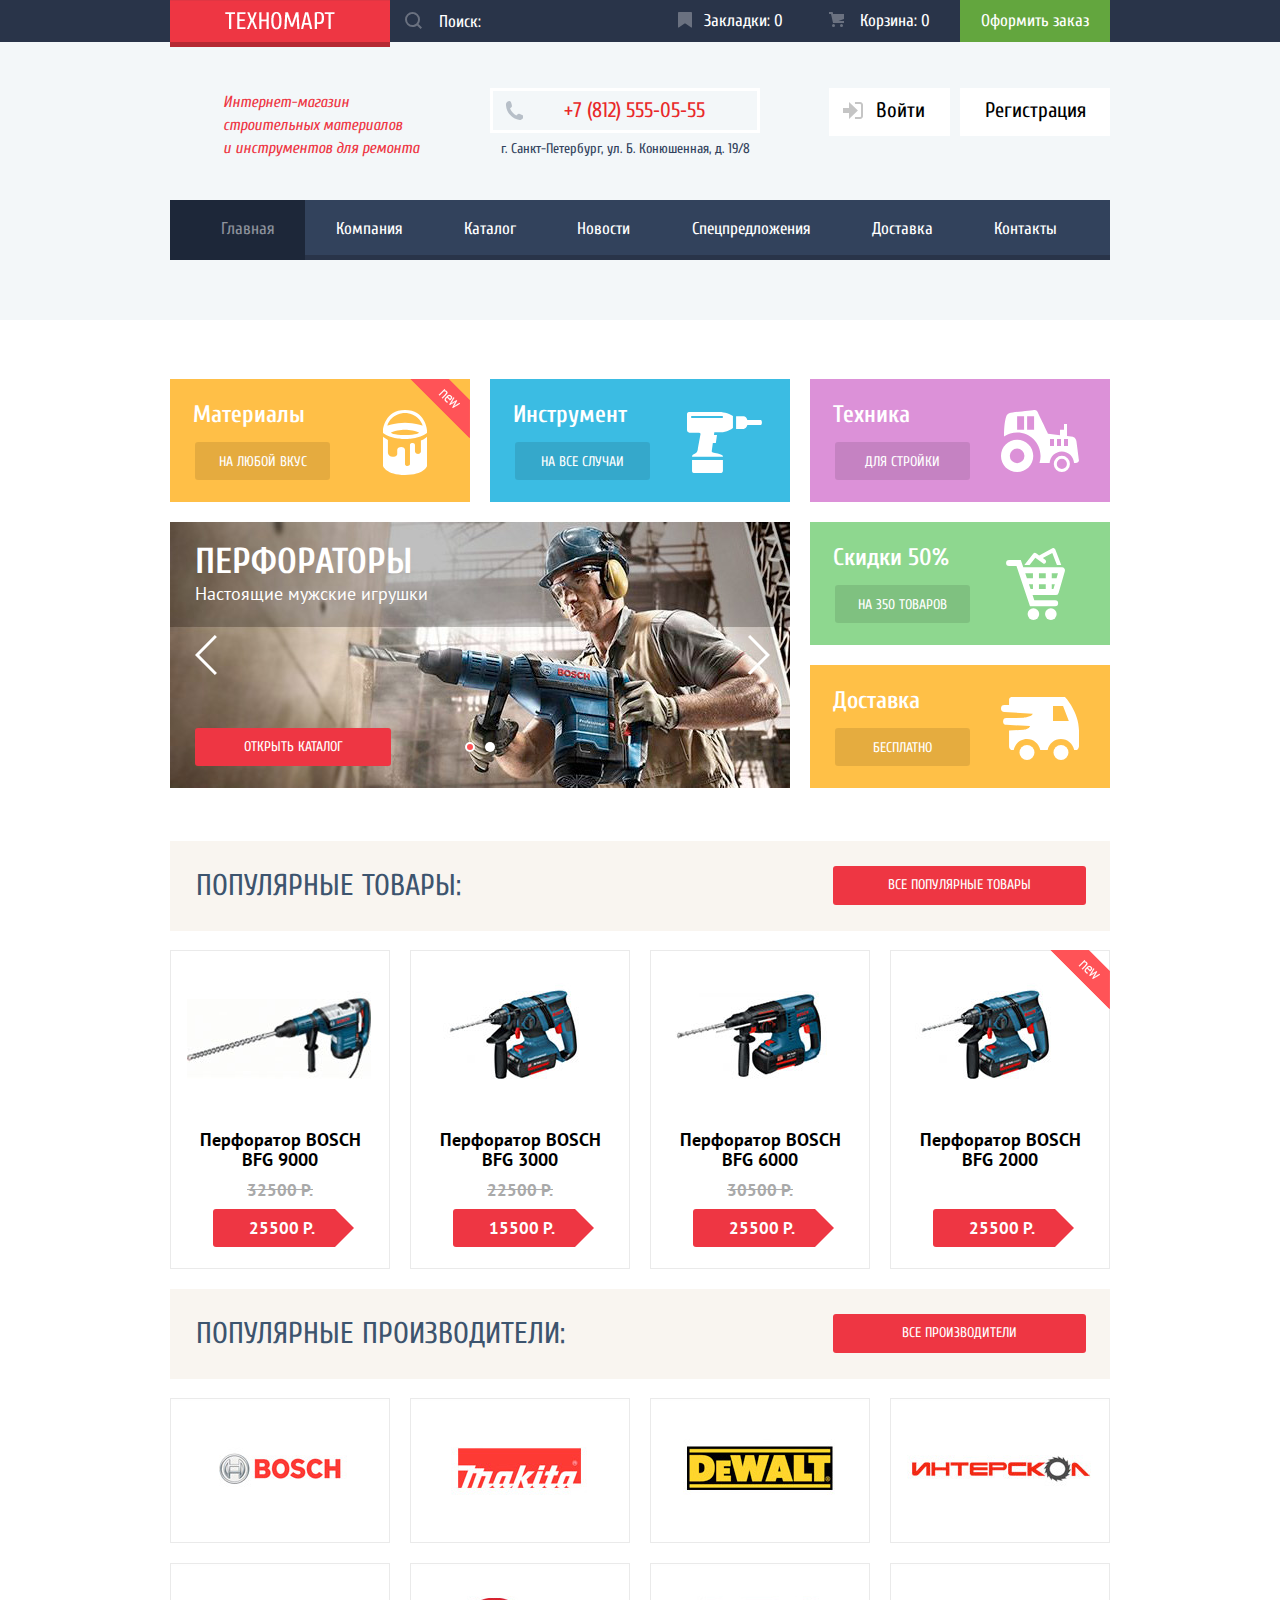
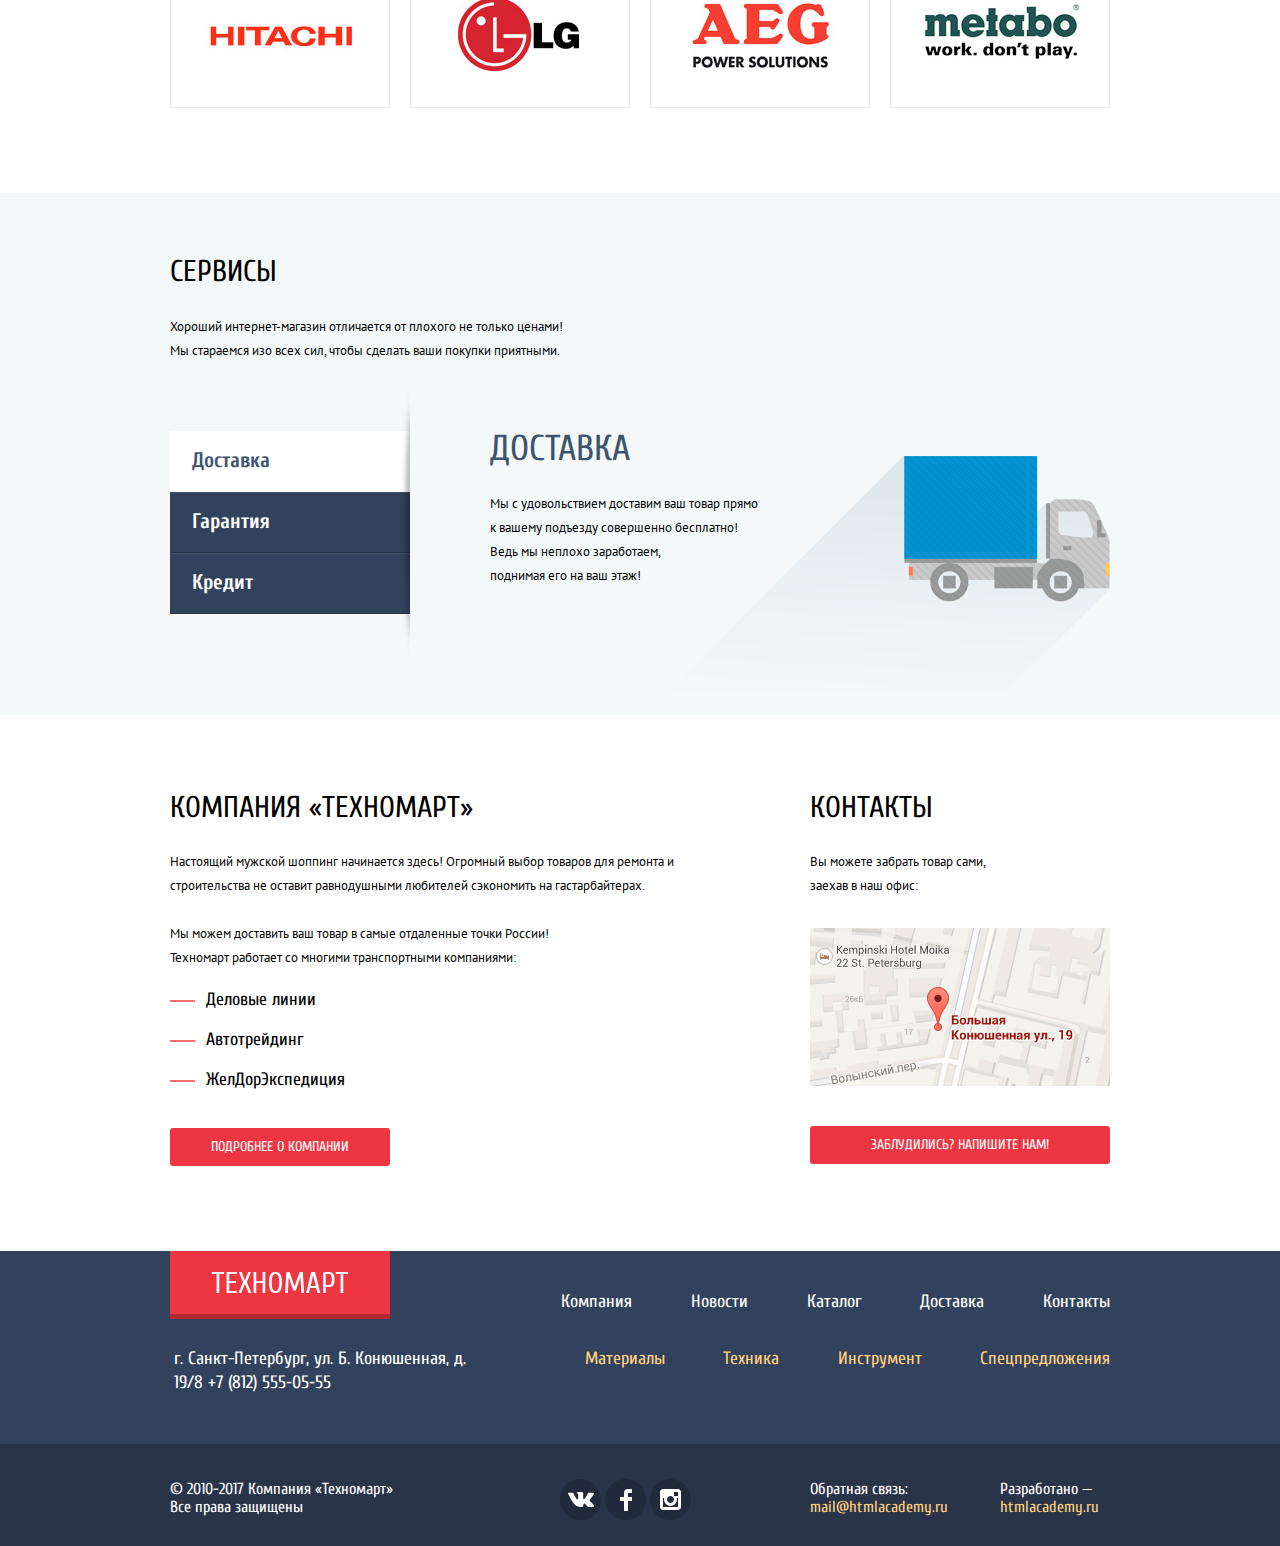
<file: index.html>
<!DOCTYPE html>
<html lang="ru">
  <head>
    <meta charset="utf-8">
    <title>Техномарт</title>
    <link href="https://fonts.googleapis.com/css?family=Cuprum:400,400i,700&amp;subset=cyrillic" rel="stylesheet">
    <link href="https://fonts.googleapis.com/css?family=PT+Sans:400,400i,700&amp;subset=cyrillic" rel="stylesheet">
    <link href="css/normalize.css" rel="stylesheet">
    <link href="css/style.min.css" rel="stylesheet">
  </head>
  <body>
    <header class="main-header">
      <div class="main-header-top">
        <div class="container">
          <div class="main-header-top-wrapper">
            <a class="main-header-logo">
              <img src="img/logo.png" width="110" height="18" alt="Техномарт">
            </a>
            <form action="https://echo.htmlacademy.ru/" method="get" class="search">
              <label for="search" class="visually-hidden">Поиск</label>
              <input type="search" id="search" name="search" placeholder="Поиск:">
            </form>
            <div class="user-menu">
              <a href="#">Закладки: <span>0</span></a>
              <a href="#">Корзина: <span>0</span></a>
              <a href="#" class="order">Оформить заказ</a>
            </div>
          </div>
        </div>
      </div>
      <div class="container main-header-content">
        <p>Интернет-магазин строительных материалов
          и&nbsp;инструментов для ремонта
        </p>
        <address class="header-address">
          <a href="tel:+78125550555">+7&nbsp;(812)&nbsp;555&#8209;05&#8209;55</a>
          <p>г. Санкт-Петербург, ул. Б. Конюшенная, д. 19/8</p>
        </address>
        <div class="user-login">
          <a href="#">Войти</a>
          <a href="#">Регистрация</a>
        </div>
      </div>
      <div class="container">
        <nav class="main-navigation">
          <ul>
            <li class="navigation-item"><a class="active">Главная</a></li>
            <li class="navigation-item"><a href="#">Компания</a></li>
            <li class="navigation-item"><a href="catalog.html">Каталог</a></li>
            <li class="navigation-item"><a href="#">Новости</a></li>
            <li class="navigation-item"><a href="#">Спецпредложения</a></li>
            <li class="navigation-item"><a href="#">Доставка</a></li>
            <li class="navigation-item"><a href="#">Контакты</a></li>
          </ul>
        </nav>
      </div>
    </header>
    <main>
      <h1 class="visually-hidden">Техномарт</h1>
      <section class="container promo">
        <h2 class="visually-hidden">Промо</h2>
        <ul class="promo-list-catalog">
          <li class="promo-item promo-item-gold">
            <div class="flag-new">
              <span class="visually-hidden">Новинка!</span>
            </div>
            <h3>Материалы</h3>
            <a href="#" class="button-promo">На любой вкус</a>
          </li>
          <li class="promo-item promo-item-blue">
            <h3>Инструмент</h3>
            <a href="#" class="button-promo">На все случаи</a>
          </li>
          <li class="promo-item promo-item-violet">
            <h3>Техника</h3>
            <a href="#" class="button-promo">Для стройки</a>
          </li>
        </ul>
        <div class="promo-wrapper">
          <article class="promo-slider">
            <input type="radio" class="btn-1" id="btn-1" name="toggle" checked>
            <input type="radio" class="btn-2" id="btn-2" name="toggle">
            <div class="slider-controls">
              <label for="btn-1"></label>
              <label for="btn-2"></label>
            </div>
            <section class="promo-slider-item first-item">
              <h3>Перфораторы</h3>
              <p>Настоящие мужские игрушки</p>
            </section>
            <section class="promo-slider-item second-item">
              <h3>Дрели</h3>
              <p>Соседям на радость!</p>
            </section>
            <a href="catalog.html" class="button button-promo-slider">Открыть каталог</a>
            <button class="slide slide-left" type="button"><span class="visually-hidden">Назад</span></button>
            <button class="slide slide-right" type="button"><span class="visually-hidden">Вперёд</span></button>
          </article>
          <ul class="promo-list-features">
            <li class="promo-item promo-item-green">
              <h3>Скидки 50%</h3>
              <a href="#" class="button-promo">На 350 товаров</a>
            </li>
            <li class="promo-item promo-item-yellow">
              <h3>Доставка</h3>
              <a href="#" class="button-promo">Бесплатно</a>
            </li>
          </ul>
        </div>
      </section>
      <section class="container products products-index">
        <div class="title">
          <h2>Популярные товары:</h2>
          <a href="#" class="button button-products">Все популярные товары</a>
        </div>
        <ul class="popular-list">
          <li>
            <article class="products-item">
              <div class="image">
                <img src="img/perforator-bosh-bfg-9000.jpg" width="218" height="160" alt="Перфоратор BOSCH BFG 9000">
              </div>
              <h3><a href="#">Перфоратор BOSCH BFG 9000</a></h3>
              <p class="products-old-price">32500 Р.</p>
              <p class="products-price">25500 Р.</p>
              <section class="hover-buttons">
                <button class="button button-products button-buy" type="button">Купить</button>
                <button class="button button-products button-bookmark" type="button">В закладки</button>
              </section>
            </article>
          </li>
          <li>
            <article class="products-item">
              <div class="image">              
                <img src="img/perforator-bosh-bfg-3000.jpg" width="218" height="160" alt="Перфоратор BOSCH BFG 3000">
              </div>
              <h3><a href="#">Перфоратор BOSCH BFG 3000</a></h3>
              <p class="products-old-price">22500 Р.</p>
              <p class="products-price">15500 Р.</p>
              <section class="hover-buttons">
                <button class="button button-products button-buy" type="button">Купить</button>
                <button class="button button-products button-bookmark" type="button">В закладки</button>
              </section>
            </article>
          </li>
          <li>
            <article class="products-item">
              <div class="image"> 
                <img src="img/perforator-bosh-bfg-6000.jpg" width="218" height="160" alt="Перфоратор BOSCH BFG 6000">
              </div>
              <h3><a href="#">Перфоратор BOSCH BFG 6000</a></h3>
              <p class="products-old-price">30500 Р.</p>
              <p class="products-price">25500 Р.</p>
              <section class="hover-buttons">
                <button class="button button-products button-buy" type="button">Купить</button>
                <button class="button button-products button-bookmark" type="button">В закладки</button>
              </section>
            </article>
          </li>
          <li>
            <article class="products-item">
              <div class="flag-new">
                <span class="visually-hidden">Новинка!</span>
              </div>
              <div class="image"> 
                <img src="img/perforator-bosh-bfg-2000.jpg" width="218" height="160" alt="Перфоратор BOSCH BFG 2000">
              </div>
              <h3><a href="#">Перфоратор BOSCH BFG 2000</a></h3>
              <p class="products-old-price no-price"></p>
              <p class="products-price">25500 Р.</p>
              <section class="hover-buttons">
                <button class="button button-products button-buy" type="button">Купить</button>
                <button class="button button-products button-bookmark" type="button">В закладки</button>
              </section>
            </article>
          </li>
        </ul>
      </section>
      <section class="container brands">
        <div class="title">
          <h2>Популярные производители:</h2>
          <a href="catalog.html/brands" class="button button-products">Все производители</a>
        </div>
        <ul class="brands-list">
          <li>
            <a href="#" class="brans-item"><img src="img/logo-bosch.jpg" width="218" height="143" alt="BOSCH"></a>
          </li>
          <li>
            <a href="#" class="brans-item"><img src="img/logo-makita.jpg" width="218" height="143" alt="Makita"></a>
          </li>
          <li>
            <a href="#" class="brans-item"><img src="img/logo-dewalt.jpg" width="218" height="143" alt="DeWALT"></a>
          </li>
          <li>
            <a href="#" class="brans-item"><img src="img/logo-interskol.jpg" width="218" height="143" alt="Интерскол"></a>
          </li>
          <li>
            <a href="#" class="brans-item"><img src="img/logo-hitachi.jpg" width="218" height="143" alt="HITACHI"></a>
          </li>
          <li>
            <a href="#" class="brans-item"><img src="img/logo-lg.jpg" width="218" height="143" alt="LG"></a>
          </li>
          <li>
            <a href="#" class="brans-item"><img src="img/logo-aeg.jpg" width="218" height="143" alt="AEG"></a>
          </li>
          <li>
            <a href="#" class="brans-item"><img src="img/logo-metabo.jpg" width="218" height="143" alt="Metabo"></a>
          </li>
        </ul>
      </section>
      <section class="services">
        <div class="container">
          <h2>Сервисы</h2>
          <p>Хороший интернет-магазин отличается от плохого не только ценами!</p>
          <p>Мы стараемся изо всех сил, чтобы сделать ваши покупки приятными.</p>
          <div class="slider-services">
            <input type="radio" class="services-btn-1" id="services-btn-1" name="services-toggle" checked>
            <input type="radio" class="services-btn-2" id="services-btn-2" name="services-toggle">
            <input type="radio" class="services-btn-3" id="services-btn-3" name="services-toggle">
            <ul class="slider-buttons">
              <li><label for="services-btn-1">Доставка</label></li>
              <li><label for="services-btn-2">Гарантия</label></li>
              <li><label for="services-btn-3">Кредит</label></li>
            </ul>
            <div class="services-slides">
              <div class="services-item delivery">
                <h2>Доставка</h2>
                <p>Мы с удовольствием доставим ваш товар прямо<br>
                  к вашему подъезду совершенно бесплатно!</p>
                <p>Ведь мы неплохо заработаем,<br>
                  поднимая его на ваш этаж!
                </p>
              </div>
              <div class="services-item warranty">
                <h2>Гарантия</h2>
                <p>Если купленный у нас товар поломается или заискрит,<br>
                  а также в случае пожара, спровоцированного его возгоранием, вы всегда можете быть уверены в нашей гарантии. Мы обменяем сгоревший товар на новый.
                  <br>
                  Дом уж восстановите как-нибудь сами.
                </p>
              </div>
              <div class="services-item credit">
                <h2>Кредит</h2>
                <p>Залезть в долговую яму стало проще!<br>
                  Кредитные консультанты придут вам на помощь.
                </p>
                <a href="#" class="button button-credit">Отправить заявку</a>
              </div>
            </div>
          </div>
        </div>
      </section>
      <div class="container about-contacts">
        <section class="about">
          <h2>Компания «Техномарт»</h2>
          <p>Настоящий мужской шоппинг начинается здесь! Огромный выбор товаров для ремонта и строительства не оставит равнодушными любителей сэкономить на гастарбайтерах.</p>
          <p>Мы можем доставить ваш товар в самые отдаленные точки России!</p>
          <p>Техномарт работает со многими транспортными компаниями:</p>
          <ul>
            <li>Деловые линии</li>
            <li>Автотрейдинг</li>
            <li>ЖелДорЭкспедиция</li>
          </ul>
          <a href="#" class="button button-about">Подробнее о компании</a>
        </section>
        <section class="contacts">
          <h2>Контакты</h2>
          <p>Вы можете забрать товар сами,
            заехав в наш офис:
          </p>
          <a href="https://www.google.ru/maps/place/%D0%91%D0%BE%D0%BB%D1%8C%D1%88%D0%B0%D1%8F+%D0%9A%D0%BE%D0%BD%D1%8E%D1%88%D0%B5%D0%BD%D0%BD%D0%B0%D1%8F+%D1%83%D0%BB.,+19,+%D0%A1%D0%B0%D0%BD%D0%BA%D1%82-%D0%9F%D0%B5%D1%82%D0%B5%D1%80%D0%B1%D1%83%D1%80%D0%B3,+191186/@59.9389086,30.3186695,16z/data=!4m5!3m4!1s0x4696310fca5ba729:0xea9c53d4493c879f!8m2!3d59.9387942!4d30.3230833" target=_blank class="map"><img src="img/map.png" width="300" height="158" alt="г. Санкт-Петербург, ул. Б. Конюшенная, д. 19/8"></a>
          <a href="message.html" class="button button-write-us">Заблудились? Напишите нам!</a>
        </section>
      </div>
    </main>
    <footer class="main-footer">
      <div class="main-footer-top">
        <div class="container">
          <div class="main-footer-top-wrapper">
            <a class="main-footer-logo">
            <img src="img/logo-footer.png" width="138" height="21" alt="Техномарт">
            </a>
            <ul class="main-footer-navigation">
              <li class="footer-navigation-item"><a href="company.html">Компания</a></li>
              <li class="footer-navigation-item"><a href="news.html">Новости</a></li>
              <li class="footer-navigation-item"><a href="catalog.html">Каталог</a></li>
              <li class="footer-navigation-item"><a href="delivery.html">Доставка</a></li>
              <li class="footer-navigation-item"><a href="contacts.html">Контакты</a></li>
            </ul>
          </div>
          <div class="main-footer-top-wrapper">
            <address class="main-footer-address">г. Санкт-Петербург, ул. Б. Конюшенная, д. 19/8
              <a href="tel:+78125550555">+7&nbsp;(812)&nbsp;555&#8209;05&#8209;55</a>
            </address>
            <ul class="catalog-navigation">
              <li class="footer-navigation-item"><a href="catalog.html/materials">Материалы</a></li>
              <li class="footer-navigation-item"><a href="catalog.html/technic">Техника</a></li>
              <li class="footer-navigation-item"><a href="catalog.html/tools">Инструмент</a></li>
              <li class="footer-navigation-item"><a href="catalog.html/sale">Спецпредложения</a></li>
            </ul>
          </div>
        </div>
      </div>
      <div class="main-footer-bottom">
        <div class="container">
          <p class="copyright">© 2010-2017 Компания «Техномарт»
            Все права защищены
          </p>
          <ul class="footer-social">
            <li><a class="social-button vk" href="#"><span class="visually-hidden">Вконтакте</span></a></li>
            <li><a class="social-button fb" href="#"><span class="visually-hidden">Фейсбук</span></a></li>
            <li><a class="social-button ig" href="#"><span class="visually-hidden">Инстаграм</span></a></li>
          </ul>
          <section class="developer">
            <p>Обратная связь:
              <a href="mailto:mail@htmlacademy.ru">mail@htmlacademy.ru</a>
            </p>
            <p>Разработано —
              <a href="https://htmlacademy.ru/intensive/htmlcss" target=«_blank>htmlacademy.ru</a>
            </p>
          </section>
        </div>
      </div>
    </footer>
    <div class="modal modal-write-us">
      <button class="modal-close" type="button"><span class="visually-hidden">Закрыть</span></button>
      <form class="write-us-form" action="https://echo.htmlacademy.ru/" method="post">
        <div class="write-us-form-wrapper">
          <div>
            <label for="name">Ваше имя:</label>
            <input type="text" name="name" id="name" placeholder="Представьтесь, пожалуйста" required>
          </div>
          <div>
            <label for="e-mail">Ваш e-mail:</label>
            <input type="text" name="e-mail" id="e-mail" placeholder="Для отравки ответа" required>
          </div>
          <div>
            <label for="text">Текст письма:</label>
            <textarea id="text" rows="4" placeholder="В свободной форме" required></textarea>
          </div>
        </div>
        <button class="button button-appointment" type="submit">Отправить</button>
      </form>
    </div>
    <div class="modal modal-map">
      <iframe src="https://www.google.com/maps/embed?pb=!1m18!1m12!1m3!1d1998.6037999040354!2d30.322010416394033!3d59.938716271971415!2m3!1f0!2f0!3f0!3m2!1i1024!2i768!4f13.1!3m3!1m2!1s0x4696310fca5ba729%3A0xea9c53d4493c879f!2sBolshaya+Konyushennaya+ul.%2C+19%2C+Sankt-Peterburg%2C+Russia%2C+191186!5e0!3m2!1sen!2s!4v1441888483426" width="940" height="446" allowfullscreen></iframe>
      <button class="modal-close" type="button"><span class="visually-hidden">Закрыть</span></button>
    </div>
    <div class="modal modal-basket">
      <button class="modal-close" type="button"><span class="visually-hidden">Закрыть</span></button>
      <div class="text"><span></span>Товар добавлен в корзину!</div>
      <div class="modal-basket-buttons">
        <a href="#" class="button button-basket-order">Оформить заказ</a>
        <button class="button button-basket-continue" type="button">Продолжить покупки</button>
      </div>
    </div>
    <script src="js/script.min.js"> </script>
  </body>
</html>
</file>
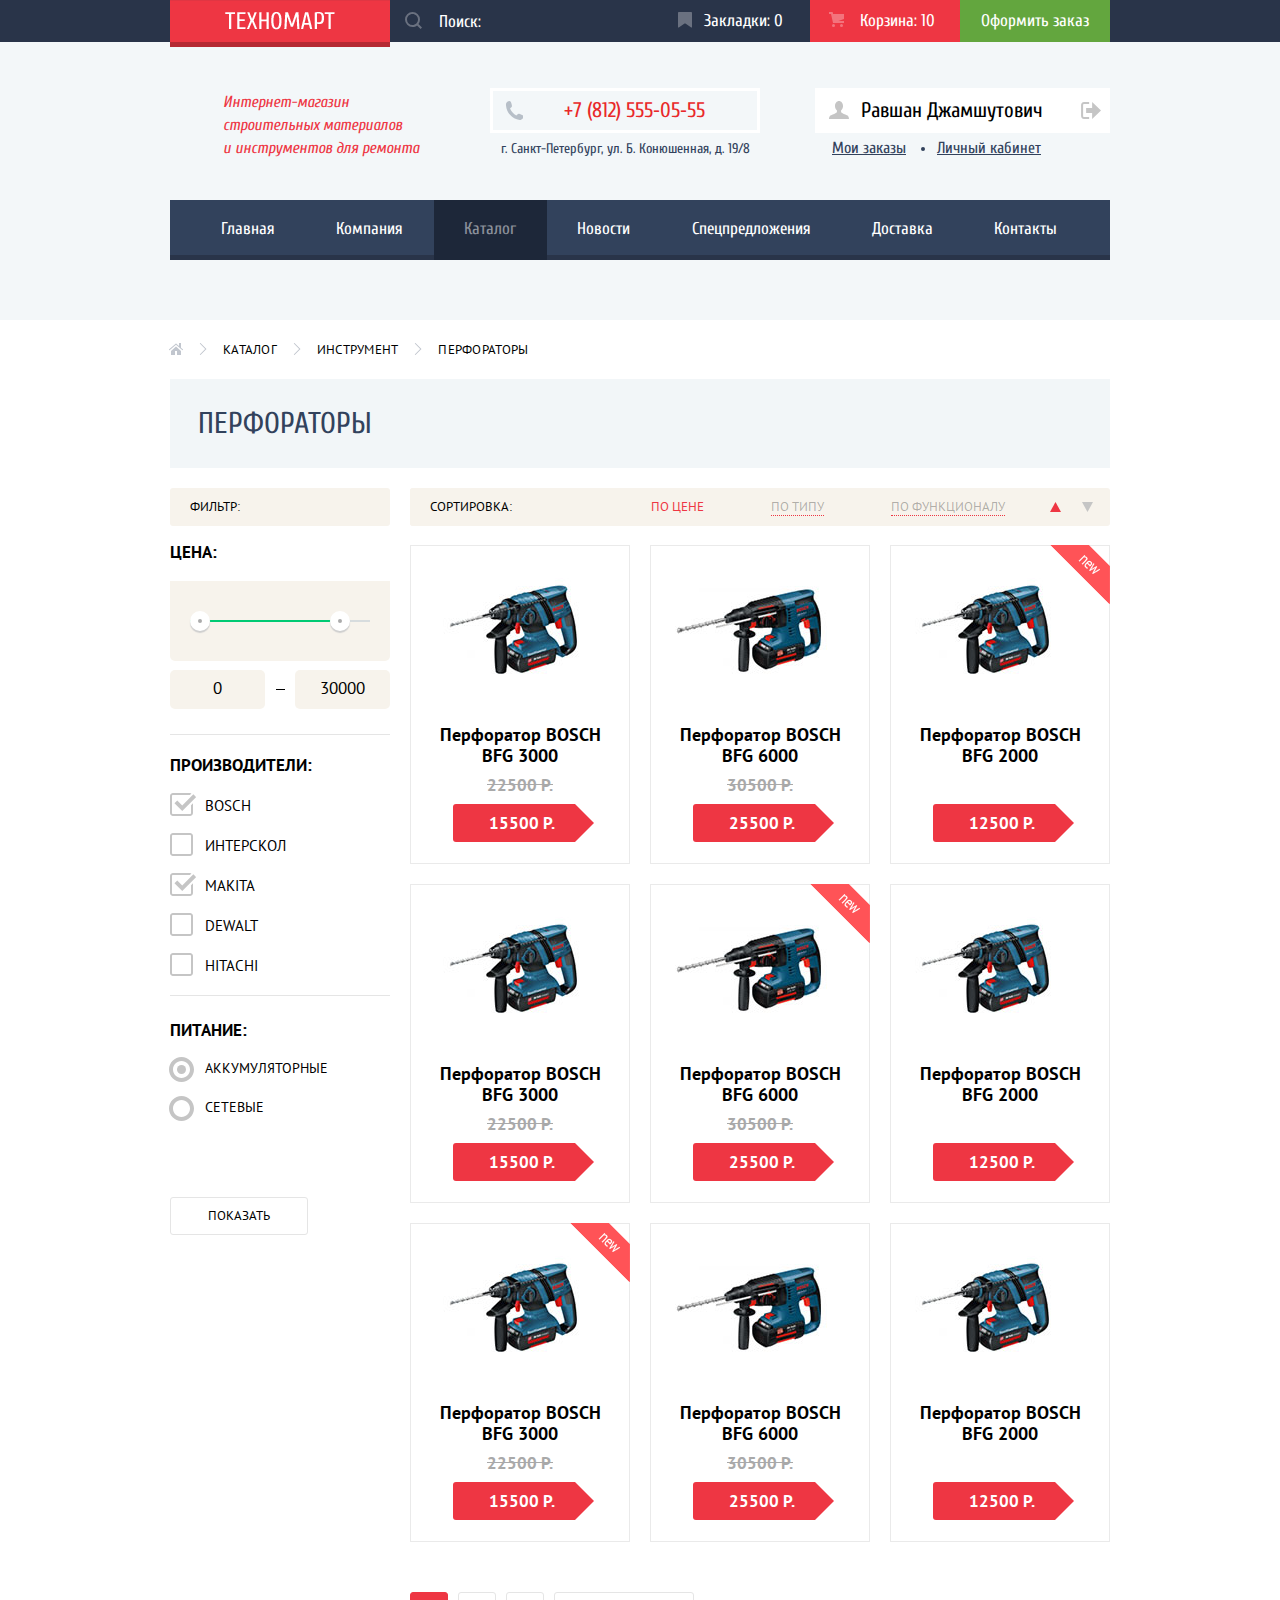
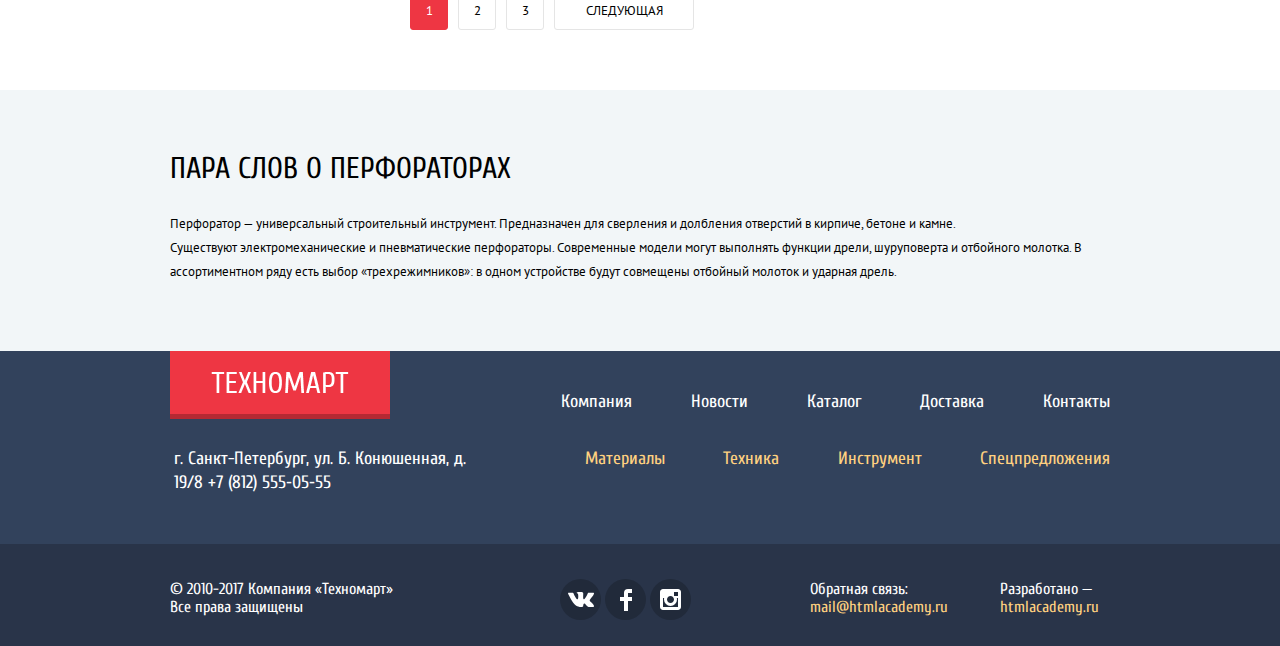
<file: catalog.html>
<!DOCTYPE html>
<html lang="ru">
  <head>
    <meta charset="utf-8">
    <title>Каталог</title>
    <link href="https://fonts.googleapis.com/css?family=Cuprum:400,400i,700&amp;subset=cyrillic" rel="stylesheet">
    <link href="https://fonts.googleapis.com/css?family=PT+Sans:400,400i,700&amp;subset=cyrillic" rel="stylesheet">
    <link href="css/normalize.css" rel="stylesheet">
    <link href="css/style.min.css" rel="stylesheet">
  </head>
  <body>
    <header class="main-header">
      <div class="main-header-top">
        <div class="container">
          <div class="main-header-top-wrapper">
            <a href="index.html" class="main-header-logo">
            <img src="img/logo.png" width="110" height="18" alt="Техномарт">
            </a>
            <form action="https://echo.htmlacademy.ru/" method="get" class="search">
              <label for="search" class="visually-hidden">Поиск</label>
              <input type="search" id="search" name="search" placeholder="Поиск:">
            </form>
            <div class="user-menu">
              <a href="#">Закладки: <span>0</span></a>
              <a href="#" class="filled">Корзина: <span>10</span></a>
              <a href="#" class="order">Оформить заказ</a>
            </div>
          </div>
        </div>
      </div>
      <div class="container main-header-content">
        <p>Интернет-магазин строительных материалов
          и&nbsp;инструментов для ремонта
        </p>
        <address class="header-address">
          <a href="tel:+78125550555">+7&nbsp;(812)&nbsp;555&#8209;05&#8209;55</a>
          <p>г. Санкт-Петербург, ул. Б. Конюшенная, д. 19/8</p>
        </address>
        <div class="user-navigation">
          <div class="autorization">
            <a href="#">Равшан Джамшутович</a>
            <a href="#"><span class="visually-hidden">Выйти</span></a>
          </div>
          <div class="profile-links">
            <a href="#">Мои заказы</a>
            <a href="#">Личный кабинет</a>
          </div>
        </div>
      </div>
      <div class="container">
        <nav class="main-navigation">
          <ul>
            <li class="navigation-item"><a href="index.html">Главная</a></li>
            <li class="navigation-item"><a href="#">Компания</a></li>
            <li class="navigation-item"><a class="active" href="catalog.html">Каталог</a></li>
            <li class="navigation-item"><a href="#">Новости</a></li>
            <li class="navigation-item"><a href="#">Спецпредложения</a></li>
            <li class="navigation-item"><a href="#">Доставка</a></li>
            <li class="navigation-item"><a href="#">Контакты</a></li>
          </ul>
        </nav>
      </div>
    </header>
    <main>
      <ol class="container breadcrumbs">
        <li><a href="index.html" class="visually-hidden">Техномарт</a></li>
        <li><a href="catalog.html">Каталог</a></li>
        <li><a href="#">Инструмент</a></li>
        <li><a>Перфораторы</a></li>
      </ol>
      <section class="perforators-content">
        <div class="container">
          <h1>Перфораторы</h1>
        </div>
        <div class="container main-content-wrapper">
          <form action="https://echo.htmlacademy.ru/" method="get" class="filters">
            <h3>Фильтр:</h3>
            <fieldset class="price-filter">
              <legend>Цена:</legend>
              <div class="range-filter">
                <div class="range-controls">
                  <div class="scale">
                    <div class="bar"></div>
                  </div>
                  <div class="toggle toggle-min"></div>
                  <div class="toggle toggle-max"></div>
                </div>
                <div class="price-controls">
                  <label class="min-price"><input name="min-price" type="number" value="0"></label>
                  <label class="max-price"><input name="max-price" type="number" value="30000"></label>
                </div>
              </div>
            </fieldset>
            <fieldset class="brands-filter">
              <legend>Производители:</legend>
              <div class="brands-filter-item">
                <input id="bosch-filter" type="checkbox" name="Bosch" class="brands-filter-checkbox visually-hidden" checked>
                <label class="brands-label" for="bosch-filter">Bosch</label>
              </div>
              <div class="brands-filter-item">
                <input id="interskol-filter" type="checkbox" name="Interskol" class="brands-filter-checkbox visually-hidden">
                <label class="brands-label" for="interskol-filter">Интерскол</label>
              </div>
              <div class="brands-filter-item">
                <input id="makita-filter" type="checkbox" name="Makita" class="brands-filter-checkbox visually-hidden" checked>
                <label class="brands-label" for="makita-filter">Makita</label>
              </div>
              <div class="brands-filter-item">
                <input id="dewalt-filter" type="checkbox" name="Dewalt" class="brands-filter-checkbox visually-hidden">
                <label class="brands-label" for="dewalt-filter">Dewalt</label>
              </div>
              <div class="brands-filter-item">
                <input id="hitachi-filter" type="checkbox" name="Hitachi" class="brands-filter-checkbox visually-hidden"> 
                <label class="brands-label" for="hitachi-filter">Hitachi</label>
              </div>
            </fieldset>
            <fieldset class="power-filter">
              <legend>Питание:</legend>
              <div class="power-filter-item">
                <input class="power-radio visually-hidden" type="radio" id="accum" name="power" value="p" checked>
                <label for="accum" class="power-label">Аккумуляторные</label>
              </div>
              <div class="power-filter-item">
                <input class="power-radio visually-hidden" type="radio" id="cable" name="power" value="p">
                <label for="cable" class="power-label">Сетевые</label>
              </div>
            </fieldset>
            <button class="button button-filter" type="submit">Показать</button>
          </form>
          <div class="perforators-main-content">
            <section class="products">
              <h2 class="visually-hidden">Товары:</h2>
              <section class="sorting">
                <h3>Сортировка:</h3>
                <ul class="sorting-parameter">
                  <li><a class="active">По цене</a></li>
                  <li><a href="#">По типу</a></li>
                  <li><a href="#">По функционалу</a></li>
                </ul>
                <ul class="order">
                  <li>
                    <a href="#" class="up active"><span class="visually-hidden">По возрастанию</span></a>
                  </li>
                  <li>
                    <a href="#" class="down"><span class="visually-hidden">По убыванию</span></a>
                  </li>
                </ul>
              </section>
              <ul class="products-list">
                <li>
                  <article class="products-item">
                    <div class="image"> 
                      <img src="img/perforator-bosh-bfg-3000.jpg" width="218" height="160" alt="Перфоратор BOSCH BFG 3000">
                    </div>
                    <h3><a href="#">Перфоратор BOSCH BFG 3000</a></h3>
                    <p class="products-old-price">22500 Р.</p>
                    <p class="products-price">15500 Р.</p>
                    <section class="hover-buttons">
                      <button class="button button-products button-buy" type="button">Купить</button>
                      <button class="button button-products button-bookmark" type="button">В закладки</button>
                    </section>
                  </article>
                </li>
                <li>
                  <article class="products-item">
                    <div class="image"> 
                      <img src="img/perforator-bosh-bfg-6000.jpg" width="218" height="160" alt="Перфоратор BOSCH BFG 6000">
                    </div>
                    <h3><a href="#">Перфоратор BOSCH BFG 6000</a></h3>
                    <p class="products-old-price">30500 Р.</p>
                    <p class="products-price">25500 Р.</p>
                    <section class="hover-buttons">
                      <button class="button button-products button-buy" type="button">Купить</button>
                      <button class="button button-products button-bookmark" type="button">В закладки</button>
                    </section>
                  </article>
                </li>
                <li>
                  <article class="products-item">
                    <div class="flag-new">
                      <span class="visually-hidden">Новинка!</span>
                    </div>
                    <div class="image"> 
                      <img src="img/perforator-bosh-bfg-2000.jpg" width="218" height="160" alt="Перфоратор BOSCH BFG 2000">
                    </div>
                    <h3><a href="#">Перфоратор BOSCH BFG 2000</a></h3>
                    <p class="products-old-price no-price"></p>
                    <p class="products-price">12500 Р.</p>
                    <section class="hover-buttons">
                      <button class="button button-products button-buy" type="button">Купить</button>
                      <button class="button button-products button-bookmark" type="button">В закладки</button>
                    </section>
                  </article>
                </li>
                <li>
                  <article class="products-item">
                    <div class="image"> 
                      <img src="img/perforator-bosh-bfg-3000.jpg" width="218" height="160" alt="Перфоратор BOSCH BFG 3000">
                    </div>
                    <h3><a href="#">Перфоратор BOSCH BFG 3000</a></h3>
                    <p class="products-old-price">22500 Р.</p>
                    <p class="products-price">15500 Р.</p>
                    <section class="hover-buttons">
                      <button class="button button-products button-buy" type="button">Купить</button>
                      <button class="button button-products button-bookmark" type="button">В закладки</button>
                    </section>
                  </article>
                </li>
                <li>
                  <article class="products-item">
                    <div class="flag-new">
                      <span class="visually-hidden">Новинка!</span>
                    </div>
                    <div class="image"> 
                      <img src="img/perforator-bosh-bfg-6000.jpg" width="218" height="160" alt="Перфоратор BOSCH BFG 6000">
                    </div>
                    <h3><a href="#">Перфоратор BOSCH BFG 6000</a></h3>
                    <p class="products-old-price">30500 Р.</p>
                    <p class="products-price">25500 Р.</p>
                    <section class="hover-buttons">
                      <button class="button button-products button-buy" type="button">Купить</button>
                      <button class="button button-products button-bookmark" type="button">В закладки</button>
                    </section>
                  </article>
                </li>
                <li>
                  <article class="products-item">
                    <div class="image"> 
                      <img src="img/perforator-bosh-bfg-2000.jpg" width="218" height="160" alt="Перфоратор BOSCH BFG 2000">
                    </div>
                    <h3><a href="#">Перфоратор BOSCH BFG 2000</a></h3>
                    <p class="products-old-price no-price"></p>
                    <p class="products-price">12500 Р.</p>
                    <section class="hover-buttons">
                      <button class="button button-products button-buy" type="button">Купить</button>
                      <button class="button button-products button-bookmark" type="button">В закладки</button>
                    </section>
                  </article>
                </li>
                <li>
                  <article class="products-item">
                    <div class="flag-new">
                      <span class="visually-hidden">Новинка!</span>
                    </div>
                    <div class="image"> 
                      <img src="img/perforator-bosh-bfg-3000.jpg" width="218" height="160" alt="Перфоратор BOSCH BFG 3000">
                    </div>
                    <h3><a href="#">Перфоратор BOSCH BFG 3000</a></h3>
                    <p class="products-old-price">22500 Р.</p>
                    <p class="products-price">15500 Р.</p>
                    <section class="hover-buttons">
                      <button class="button button-products button-buy" type="button">Купить</button>
                      <button class="button button-products button-bookmark" type="button">В закладки</button>
                    </section>
                  </article>
                </li>
                <li>
                  <article class="products-item">
                    <div class="image"> 
                      <img src="img/perforator-bosh-bfg-6000.jpg" width="218" height="160" alt="Перфоратор BOSCH BFG 6000">
                    </div>
                    <h3><a href="#">Перфоратор BOSCH BFG 6000</a></h3>
                    <p class="products-old-price">30500 Р.</p>
                    <p class="products-price">25500 Р.</p>
                    <section class="hover-buttons">
                      <button class="button button-products button-buy" type="button">Купить</button>
                      <button class="button button-products button-bookmark" type="button">В закладки</button>
                    </section>
                  </article>
                </li>
                <li>
                  <article class="products-item">
                    <div class="image"> 
                      <img src="img/perforator-bosh-bfg-2000.jpg" width="218" height="160" alt="Перфоратор BOSCH BFG 2000">
                    </div>
                    <h3><a href="#">Перфоратор BOSCH BFG 2000</a></h3>
                    <p class="products-old-price no-price"></p>
                    <p class="products-price">12500 Р.</p>
                    <section class="hover-buttons">
                      <button class="button button-products button-buy" type="button">Купить</button>
                      <button class="button button-products button-bookmark" type="button">В закладки</button>
                    </section>
                  </article>
                </li>
              </ul>
            </section>
            <ol class="pagination">
              <li class="page"><a class="active">1</a></li>
              <li class="page"><a href="#">2</a></li>
              <li class="page"><a href="#">3</a></li>
              <li class="page"><a href="#">Следующая</a></li>
            </ol>
          </div>
        </div>
        <section class="annotation">
          <div class="container">
            <h2>Пара слов о перфораторах</h2>
            <p>Перфоратор — универсальный строительный инструмент. Предназначен для сверления и долбления отверстий в кирпиче, бетоне и камне.</p>
            <p>Существуют электромеханические и пневматические перфораторы. Современные модели могут выполнять функции дрели, шуруповерта и отбойного молотка. В ассортиментном ряду есть выбор «трехрежимников»: в одном устройстве будут совмещены отбойный молоток и ударная дрель.</p>
          </div>
        </section>
      </section>
    </main>
    <footer class="main-footer">
     <div class="main-footer-top">
        <div class="container">
          <div class="main-footer-top-wrapper">
            <a class="main-footer-logo">
            <img src="img/logo-footer.png" width="138" height="21" alt="Техномарт">
            </a>
            <ul class="main-footer-navigation">
              <li class="footer-navigation-item"><a href="#">Компания</a></li>
              <li class="footer-navigation-item"><a href="#">Новости</a></li>
              <li class="footer-navigation-item"><a href="#">Каталог</a></li>
              <li class="footer-navigation-item"><a href="#">Доставка</a></li>
              <li class="footer-navigation-item"><a href="#">Контакты</a></li>
            </ul>
          </div>
          <div class="main-footer-top-wrapper">
            <address class="main-footer-address">г. Санкт-Петербург, ул. Б. Конюшенная, д. 19/8
              <a href="tel:+78125550555">+7&nbsp;(812)&nbsp;555&#8209;05&#8209;55</a>
            </address>
            <ul class="catalog-navigation">
              <li class="footer-navigation-item"><a href="#">Материалы</a></li>
              <li class="footer-navigation-item"><a href="#">Техника</a></li>
              <li class="footer-navigation-item"><a href="#">Инструмент</a></li>
              <li class="footer-navigation-item"><a href="#">Спецпредложения</a></li>
            </ul>
          </div>
        </div>
      </div>
      <div class="main-footer-bottom">
        <div class="container">
          <p class="copyright">© 2010-2017 Компания «Техномарт»
            Все права защищены
          </p>
          <ul class="footer-social">
            <li><a class="social-button vk" href="#"><span class="visually-hidden">Вконтакте</span></a></li>
            <li><a class="social-button fb" href="#"><span class="visually-hidden">Фейсбук</span></a></li>
            <li><a class="social-button ig" href="#"><span class="visually-hidden">Инстаграм</span></a></li>
          </ul>
          <section class="developer">
            <p>Обратная связь:
              <a href="mailto:mail@htmlacademy.ru">mail@htmlacademy.ru</a>
            </p>
            <p>Разработано —
              <a href="https://htmlacademy.ru/intensive/htmlcss" target=«_blank>htmlacademy.ru</a>
            </p>
          </section>
        </div>
      </div>
    </footer>
    <div class="modal modal-basket">
      <button class="modal-close" type="button"><span class="visually-hidden">Закрыть</span></button>
      <div class="text"><span></span>Товар добавлен в корзину!</div>
      <div class="modal-basket-buttons">
        <a href="#" class="button button-basket-order">Оформить заказ</a>
        <button class="button button-basket-continue" type="button">Продолжить покупки</button>
      </div>
    </div>
    <script src="js/script.min.js"> </script>
  </body>
</html>
</file>
<file: css/style.min.css>
body{min-width:960px;margin:0;padding:0;font-family:"PT Sans","Arial",sans-serif;font-size:13px;line-height:24px;color:#000}a{text-decoration:none}img{max-width:100%;height:auto}.visually-hidden,input[type=checkbox].visually-hidden,input[type=radio].visually-hidden{position:absolute;width:1px;height:1px;margin:-1px;border:0;padding:0;white-space:nowrap;-webkit-clip-path:inset(100%);clip-path:inset(100%);clip:rect(0 0 0 0);overflow:hidden}.button{border:0;outline:0;font-family:"Cuprum","Arial",sans-serif;font-size:14px;line-height:18px;text-align:center;padding:10px 0;border-radius:3px;background-color:#ee3643}.button,.button a{color:#fff;text-transform:uppercase}.button:focus,.button:hover{background-color:#ca2c37;outline:0}.button:active{background-color:#ba2732}.main-header,.main-header-top{font-family:"Cuprum","Arial",sans-serif}.main-header{font-style:normal;background-color:#f3f7f9}.main-header-top{font-size:17px;line-height:18px;color:#fff}.main-header-top input,.main-header-top input:hover{outline:0;-webkit-appearance:none;-moz-appearance:none;appearance:none}.main-header-top input{font:inherit;-webkit-box-sizing:border-box;box-sizing:border-box;width:270px;height:42px;padding-left:49px;border:0;background-repeat:no-repeat;background-position:15px 12px;color:#fff;background-image:url(../img/icon-search.svg);background-color:#293449}.main-header-top input:hover{color:#000;background-color:#212a3a;background-image:url(../img/icon-search-hover.svg)}.main-header-top input:active,.main-header-top input:focus{color:#000;background-color:#fff;background-image:url(../img/icon-search-active.svg);-webkit-appearance:none;-moz-appearance:none;appearance:none;outline:0}.main-header-top input::-webkit-input-placeholder{color:#fff}.main-header-top input::-moz-placeholder{color:#fff;opacity:1}.main-header-top input:-ms-input-placeholder{color:#fff}.main-header ul{list-style:none;padding:0;margin:0}.main-header-top a{color:#fff}.user-menu a:focus,.user-menu a:hover{background-color:#212a3a}.user-menu a:active{background-color:#161d29;color:rgba(255,255,255,.6)}.user-menu .filled{background-color:#ee3643}.user-menu .filled:focus,.user-menu .filled:hover{background-color:#ca2c37}.user-menu .filled:active{background-color:#ba2732}.user-menu .order{background-color:#63a63e}.order a{display:block}.user-menu .order:focus,.user-menu .order:hover{background-color:#5fbb2d}.user-menu .order:active{background-color:#63a63e}.main-header p{font-size:16px;font-style:italic;line-height:23px;color:#ee3643}.header-address a{font-size:21px;line-height:18px;font-style:normal;color:#e9292a}.header-address p{font-size:14px;line-height:24px;font-style:normal;color:#32425c}.user-login a{font-size:21px;color:#000;background-color:#fff}.user-login a:focus,.user-login a:hover{color:#ee3643;outline:0}.user-login a:active{color:rgba(0,0,0,.3)}.autorization a{background-color:#fff;font-size:21px;line-height:21px;color:#000}.autorization a:focus,.autorization a:hover{outline:0}.autorization a:first-child:active{color:rgba(0,0,0,.3)}.profile-links a{font-size:16px;line-height:17px;color:#32425c;text-decoration:underline}.profile-links a:focus,.profile-links a:hover{outline:0;color:#ee3643}.profile-links a:active{color:rgba(50,66,92,.3)}.main-navigation{background-color:#32425c}.main-navigation a{font-size:17px;line-height:17px;color:#fff}.main-navigation a:focus,.main-navigation a:hover{background-color:#293449}.main-navigation .active,.main-navigation a:active{background-color:#1d2739;color:rgba(255,255,255,.5)}.promo{color:#fff;font-family:"Cuprum","Arial",sans-serif}.promo-item-gold{background-color:#ffbf47}.promo-item-blue{background-color:#3bbce3}.promo-item-violet{background-color:#dc91d8}.promo-item-green{background-color:#8ed78f}.promo-item-yellow{background-color:#ffc047}.promo-item a{background-color:rgba(0,0,0,.1)}.promo-item h3{font-size:24px;line-height:30px;font-weight:600}.promo a{color:#fff;font-size:14px;line-height:18px;text-transform:uppercase}.promo-item a:focus,.promo-item a:hover{background-color:rgba(0,0,0,.2)}.promo-item a:active{background-color:rgba(0,0,0,.3)}.promo-slider-item h3,.title h2{font-size:36px;line-height:30px;text-transform:uppercase;font-weight:700px}.promo-slider-item p{font-family:"PT Sans","Arial",sans-serif;font-size:18px;line-height:24px}.title{background-color:#f9f5f0}.title h2{font-family:"Cuprum","Arial",sans-serif;font-weight:400;font-size:30px;color:#3d546e}.popular-list{list-style:none;padding:0;margin:0;display:-webkit-box;display:-ms-flexbox;display:flex;-ms-flex-wrap:wrap;flex-wrap:wrap;-webkit-box-pack:justify;-ms-flex-pack:justify;justify-content:flex-start}.popular-list li{margin-right:20px;margin-bottom:20px}.popular-list li:nth-child(4n),.products-list li:nth-child(3n){margin-right:0}.products-item a{font-size:18px;line-height:20px;font-weight:700;color:#000}.products-item{font-family:"PT Sans","Arial",sans-serif;font-size:17px;line-height:18px;font-weight:700;text-align:center}.products-price{color:#fff;background-color:#ee3643}.products-old-price{color:#a9a9a9;text-decoration:line-through}.button-buy{background-color:#63a63e}.button-bookmark{color:#32425c;background-color:#fff}.button-bookmark:active{color:rgba(51,66,92,.3)}.services{background-color:#f4f8f9;list-style:none}.services h2{font-family:"Cuprum","Arial",sans-serif;font-size:30px;line-height:30px;font-weight:400;color:#000;text-transform:uppercase}.services-item h2{font-size:36px;line-height:36px;color:#3d546e}.slider-buttons li{list-style:none;font-weight:700;font-size:21px;line-height:30px;color:#fff;background-color:#32425c}.about-contacts h2,.annotation h2{font-size:30px;line-height:30px;font-weight:400;color:#000;text-transform:uppercase}.about ul,.about-contacts h2,.annotation h2,.main-footer,.slider-buttons li{font-family:"Cuprum","Arial",sans-serif}.about ul{font-size:18px;line-height:20px}.main-footer{color:#fff;background-color:#293449}.about ul,.pagination li{list-style:none}.main-footer-top{background-color:#32425c;font-size:18px}.main-footer-top a{color:#fff}.catalog-navigation a,.main-footer-bottom a{color:#ffd180}.catalog-navigation a:focus,.catalog-navigation a:hover,.main-footer-navigation a:focus,.main-footer-navigation a:hover{text-decoration:underline}.catalog-navigation a:active,.main-footer-navigation a:active{opacity:.5;text-decoration:none}.main-footer-address{font-style:normal}.main-footer-bottom{font-size:16px;line-height:18px}.main-footer-bottom a:focus,.main-footer-bottom a:hover{text-decoration:underline}.main-footer-bottom a:active{text-decoration:none;color:#ee3643}.copyright{width:230px}.developer p:first-child{width:140px;margin-right:47px}.developer p:last-child{width:110px}.modal-write-us{font-family:"PT Sans","Arial",sans-serif;font-size:16px;line-height:18px}.modal-write-us input{font:inherit}.modal-basket .text,.modal-write-us label{font-family:"Cuprum","Arial",sans-serif;font-size:18px;line-height:18px}.modal-basket .text{font-size:30px}.button-basket-continue{background-color:#fff;color:#000;cursor:pointer}.button-basket-continue:focus,.button-basket-continue:hover{background-color:#fff;outline:0;color:#ee3643}.button-basket-continue:active{background-color:#fff;color:rgba(0,0,0,.3)}.breadcrumbs{list-style:none;line-height:18px;text-transform:uppercase;letter-spacing:.02em}.breadcrumbs a{color:#000}.filters legend,.perforators-content h1,.perforators-content h3{text-transform:uppercase;line-height:30px}.perforators-content h1{font-family:"Cuprum","Arial",sans-serif;color:#32425c;background-color:#f2f6f8;margin:0;padding:30px 29px 29px 28px;font-size:30px;font-weight:400}.perforators-content h3{font-size:13px;line-height:18px;font-weight:400}.button-filter,.filters legend{font-family:"PT Sans","Arial",sans-serif}.filters legend{font-weight:700;font-size:17px}.brands-filter label,.power-filter label{font-size:15px;line-height:20px;text-transform:uppercase}.power-filter label{font-size:14px}.button-filter{font-size:13px;line-height:18px;background-color:#fff;color:#000}.sorting{background-color:#f7f3ec}.sorting ul{list-style:none;text-transform:uppercase}.sorting a{color:rgba(0,0,0,.3);border-bottom:1px dotted #ee3643}.sorting a:focus,.sorting a:hover{color:#000;border-bottom:1px solid #ee3643}.sorting a:active,.sorting-parameter .active{color:#ee3643;border:0}.pagination a{font-size:13px;background-color:#fff;color:#000;text-transform:uppercase}.pagination .active{color:#fff;background-color:#ee3643}.annotation{background-color:#f2f6f8}.main-header-top{width:100%;margin-bottom:46px;background-color:#293449}.container{width:940px;margin:0 auto;padding:0 10px}.main-header-top-wrapper{display:-webkit-box;display:-ms-flexbox;display:flex;-ms-flex-wrap:wrap;flex-wrap:wrap;-webkit-box-pack:justify;-ms-flex-pack:justify;justify-content:space-between;-webkit-box-align:center;-ms-flex-align:center;align-items:center;width:940px}.main-header-logo{display:block;background-color:#ee3643;-webkit-box-shadow:0 5px #b52933,inset 0 1px #e03643;box-shadow:0 5px #b52933,inset 0 1px #e03643}.main-header-logo img{display:block;width:110px;height:18px;padding:12px 55px}.main-header-logo:focus,.main-header-logo:hover{background-color:#ca2c37;-webkit-box-shadow:0 5px #9a212a,inset 0 1px #bf2d38;box-shadow:0 5px #9a212a,inset 0 1px #bf2d38;outline:0}.main-header-logo:active{background-color:#ba2732;-webkit-box-shadow:0 5px #8e1e26,inset 0 1px #b02834;box-shadow:0 5px #8e1e26,inset 0 1px #b02834;outline:0}.user-menu{display:-webkit-box;display:-ms-flexbox;display:flex;-ms-flex-wrap:wrap;flex-wrap:wrap}.user-menu a{display:block;-webkit-box-sizing:border-box;box-sizing:border-box;position:relative;width:150px;padding:12px 0}.user-menu a:first-child{padding-left:44px}.user-menu a:first-child::before{content:"";position:absolute;top:12px;left:18px;width:14px;height:16px;background-image:url(../img/icon-bookmark.svg);background-repeat:no-repeat;background-position:0 0;opacity:.3}.user-menu a:first-child:focus::before,.user-menu a:first-child:hover::before{opacity:1}.user-menu a:first-child:active::before{opacity:.5}.user-menu a:nth-child(2){padding-left:50px}.user-menu a:nth-child(2)::before{content:"";position:absolute;top:12px;left:19px;width:15px;height:15px;background-image:url(../img/icon-cart.svg);background-repeat:no-repeat;background-position:0 0;opacity:.3}.user-menu a:nth-child(2):focus::before,.user-menu a:nth-child(2):hover::before{opacity:1}.user-menu a:nth-child(2):active::before{opacity:.5}.user-menu a:last-child{text-align:center}.main-header-content{display:-webkit-box;display:-ms-flexbox;display:flex;-ms-flex-wrap:wrap;flex-wrap:wrap;-webkit-box-pack:justify;-ms-flex-pack:justify;justify-content:space-between;margin-bottom:39px}.main-header-content p{display:block;width:200px;padding:3px 0 0 53px;margin:0 67px 0 0}.header-address{width:270px}.header-address a{display:block;position:relative;border:3px solid #fff;width:auto;padding-top:10px;padding-bottom:11px;padding-left:71px}.header-address a::before{content:"";position:absolute;left:12px;top:10px;width:18px;height:19px;background-image:url(../img/icon-phone.svg);background-repeat:no-repeat;background-position:0 0}.header-address p{padding:4px 0 0;width:inherit;text-align:center}.user-login{display:-webkit-box;display:-ms-flexbox;display:flex;-ms-flex-wrap:wrap;flex-wrap:wrap;height:45px;margin-left:auto}.user-login a{padding-top:10px;padding-bottom:14px}.user-login a:first-child{position:relative;width:74px;padding-left:47px}.user-login a:first-child::before{content:"";position:absolute;top:14px;left:14px;width:20px;height:17px;background-image:url(../img/icon-login.svg);background-repeat:no-repeat;background-position:0 0}.user-login a:first-child:focus::before,.user-login a:first-child:hover::before{background-image:url(../img/icon-login-hover.svg);opacity:1}.user-login a:first-child:active::before{background-image:url(../img/icon-login.svg)}.user-login a:last-child{margin-left:10px;width:150px;text-align:center}.user-navigation{margin-left:auto}.autorization{display:-webkit-box;display:-ms-flexbox;display:flex;min-height:45px}.autorization a{padding-top:12px;padding-bottom:10px}.autorization a:first-child{position:relative;padding-left:46px;padding-right:22px;max-width:290px}.autorization a:first-child::before{content:"";position:absolute;width:20px;height:18px;top:13px;left:14px;background-image:url(../img/icon-user.svg);background-repeat:no-repeat;background-position:0 0}.autorization a:first-child:focus::before,.autorization a:first-child:hover::before{background-image:url(../img/icon-user-hover.svg)}.autorization a:first-child:active::before{background-image:url(../img/icon-user.svg)}.autorization a:last-child{width:45px;background-image:url(../img/icon-logout.svg);background-repeat:no-repeat;background-position:15px 50%}.autorization a:last-child:focus,.autorization a:last-child:hover{background-image:url(../img/icon-logout-hover.svg)}.autorization a:last-child:active{background-image:url(../img/icon-logout.svg)}.profile-links a{display:inline-block;position:relative;padding-top:7px;padding-bottom:1px;vertical-align:middle}.profile-links a:first-child{padding-left:17px;padding-right:28px}.profile-links a:first-child::after{content:"";position:absolute;width:4px;height:4px;top:14px;right:9px;border-radius:50%;background-color:#32425c}.main-navigation ul{display:-webkit-box;display:-ms-flexbox;display:flex;-ms-flex-wrap:wrap;flex-wrap:wrap;-ms-flex-pack:distribute;justify-content:flex-start;margin:0;-webkit-box-align:center;-ms-flex-align:center;align-items:center;box-shadow:inset 0 -5px #293449}.navigation-item{flex-grow:1}.main-navigation a{display:block;padding:20px 30px 23px;text-align:center}.navigation-item:first-child a{padding-left:50px}.navigation-item:last-child a{padding-right:52px}.main-header{padding-bottom:60px}.promo{padding-top:59px;padding-bottom:53px}.promo ul{list-style:none}.promo-list-catalog{display:-webkit-box;display:-ms-flexbox;display:flex;-webkit-box-pack:justify;-ms-flex-pack:justify;justify-content:space-between;-ms-flex-wrap:wrap;flex-wrap:wrap}.promo-item{-webkit-box-sizing:border-box;box-sizing:border-box;width:300px;height:123px;padding-top:21px;padding-left:23px;margin-bottom:20px}.promo-item,.promo-item-blue,.promo-item-gold,.promo-item-green,.promo-item-violet,.promo-item-yellow{position:relative}.promo-item-gold::after{content:"";position:absolute;top:31px;left:213px;width:44px;height:65px;background-image:url(../img/icon-1.svg);background-repeat:no-repeat;background-position:0 0}.promo-item-blue::after,.promo-item-green::after,.promo-item-violet::after,.promo-item-yellow::after{content:"";position:absolute;top:33px;left:197px;width:75px;height:61px;background-image:url(../img/icon-2.svg);background-repeat:no-repeat;background-position:0 0}.promo-item-green::after,.promo-item-violet::after,.promo-item-yellow::after{top:31px;left:191px;width:78px;height:62px;background-image:url(../img/icon-3.svg)}.promo-item-green::after,.promo-item-yellow::after{top:26px;left:196px;width:59px;height:72px;background-image:url(../img/icon-4.svg)}.promo-item-yellow::after{top:32px;left:191px;width:78px;height:63px;background-image:url(../img/icon-5.svg)}.button-promo{display:block;width:135px;text-align:center;padding-top:11px;padding-bottom:9px;border-radius:3px;margin-top:12px;margin-left:2px}.promo-wrapper{display:-webkit-box;display:-ms-flexbox;display:flex;-webkit-box-orient:vertical;-webkit-box-direction:normal;-ms-flex-direction:column;flex-direction:column;-ms-flex-wrap:wrap;flex-wrap:wrap;width:940px;height:266px;-ms-flex-line-pack:justify;align-content:space-between}.promo h3,.promo ul{margin:0;padding:0}.promo-slider{position:relative;width:620px;height:266px}.promo-wrapper .promo-item:first-of-type{margin-bottom:20px}.promo-item .flag-new{position:absolute;top:0;right:0;width:60px;height:60px;z-index:20;background:url(../img/new-flag.png) no-repeat 0 0}.promo-slider-item{position:absolute;top:0;left:0;z-index:-5;width:575px;height:219px;display:-webkit-box;display:-ms-flexbox;display:flex;-webkit-box-orient:vertical;-webkit-box-direction:normal;-ms-flex-direction:column;flex-direction:column;-webkit-box-pack:start;-ms-flex-pack:start;justify-content:flex-start;padding:25px 20px 22px 25px}.promo-slider-item p{margin:5px 0}.button-promo-slider{position:absolute;bottom:22px;left:25px;width:196px}.promo-slider .first-item,.promo-slider .second-item{background-image:url(../img/slider1.jpg);background-repeat:no-repeat;background-position:0 0;background-color:#c2b4ac}.promo-slider .second-item{background-image:url(../img/slider2.jpg)}.promo-slider .slide{position:absolute;top:113px;left:0;width:24px;height:40px;border:0;outline:0;background-color:transparent;z-index:10;cursor:pointer}.promo-slider .slide:first-of-type{left:25px;background-image:url(../img/icon-left.svg);background-repeat:no-repeat;background-position:0 0}.promo-slider .slide:last-of-type{left:578px;background-image:url(../img/icon-right.svg);background-repeat:no-repeat;background-position:0 0}.slider-controls{position:absolute;top:220px;left:50%;display:-webkit-box;display:-ms-flexbox;display:flex;-webkit-box-pack:justify;-ms-flex-pack:justify;justify-content:space-between;width:30px;margin-left:-15px}.promo-slider input,.promo-slider-item{display:none}.slider-controls label{width:10px;height:10px;border-radius:50%;background-color:#fff;cursor:pointer}.btn-1:checked~.slider-controls label:first-child,.btn-2:checked~.slider-controls label:last-child{width:6px;height:6px;border:2px solid #fff;background-color:#ff5357}.btn-1:checked~.first-item,.btn-2:checked~.second-item{display:block}.title{display:-webkit-box;display:-ms-flexbox;display:flex;-webkit-box-pack:justify;-ms-flex-pack:justify;justify-content:space-between;margin:0 0 19px}.title h2{margin:30px 0 30px 26px}.button-products{width:253px;margin:25px 24px 26px 0}.products-list{list-style:none;padding:0;margin:0;display:-webkit-box;display:-ms-flexbox;display:flex;-ms-flex-wrap:wrap;flex-wrap:wrap;-webkit-box-pack:justify;-ms-flex-pack:justify;justify-content:flex-start}.products-list li{margin-right:20px;margin-bottom:20px}.products-item{position:relative;border:1px solid #eaeaea;width:218px}.products-item .image{width:218px;height:160px}.products-item h3{min-height:43px;margin-top:19px;margin-bottom:8px;padding:0 25px;text-align:center;text-transform:none}.products-old-price{margin-top:8px;margin-bottom:10px;min-height:18px;cursor:pointer}.products-price{position:relative;width:80px;margin:10px 42px 21px;padding:10px 29px;border-radius:3px;cursor:pointer}.products-price:after{content:"";position:absolute;top:0;right:-22px;width:0;height:0;border:19px solid #fff;border-left-color:#ee3643}.products-item .flag-new{position:absolute;top:-1px;right:-1px;width:60px;height:60px;z-index:20;background:url(../img/new-flag.png) no-repeat 0 0}.hover-buttons{position:absolute;top:0;left:0;width:218px;height:80px;padding-top:45px;background-color:#fff;z-index:10}.hover-buttons .button-products{display:block;width:129px;margin:0 auto 7px;padding:7px 0;border:3px solid #63a63e;border-bottom-color:#367315;background-color:#63a63e}.hover-buttons .button-bookmark{background:#fff;border-bottom-color:#63a63e}.button-buy{position:relative}.button-buy::before{content:"";position:absolute;width:15px;height:15px;top:7px;left:8px;background-image:url(../img/icon-cart.svg);background-repeat:no-repeat;background-position:0 0;opacity:.3}.button-buy:focus,.button-buy:hover{background-color:#5fbb2d;border:3px solid #5fbb2d;border-bottom-color:#367315}.button-buy:focus::before,.button-buy:hover::before{opacity:1}.button-buy:active{background-color:#518534;border:3px solid #518534}.button-bookmark:focus,.button-bookmark:hover{border:3px solid #32425c}.button-bookmark:active{border:3px solid #c1c6ce}.hover-buttons,.slider-services input{display:none}.products-item:hover .hover-buttons{display:block}.products-item:hover{-webkit-box-shadow:0 10px 25px rgba(41,52,73,.5);box-shadow:0 10px 25px rgba(41,52,73,.5)}.brands ul{list-style:none;padding:0;margin:0;display:-webkit-box;display:-ms-flexbox;display:flex;-ms-flex-wrap:wrap;flex-wrap:wrap;-webkit-box-pack:justify;-ms-flex-pack:justify;justify-content:space-between}.brands{padding-bottom:65px}.brands-list a{display:block;height:143px;border:1px solid #eaeaea;margin-bottom:20px;min-height:140px}.brands-list a:focus,.brands-list a:hover{-webkit-box-shadow:0 10px 25px rgba(41,52,73,.5);box-shadow:0 10px 25px rgba(41,52,73,.5)}.brands-list a:active{-webkit-box-shadow:0 4px 10px rgba(41,52,73,.5);box-shadow:0 4px 10px rgba(41,52,73,.5)}.brans-item:active img{opacity:.3}.services h2{margin:0 0 28px}.services-item h2{margin-bottom:25px}.services p{margin:0}.services{padding-top:64px}.slider-services{display:-webkit-box;display:-ms-flexbox;display:flex;-ms-flex-wrap:wrap;flex-wrap:wrap;padding-top:68px}.services-btn-1:checked~.slider-buttons li:first-of-type,.services-btn-2:checked~.slider-buttons li:nth-of-type(2),.services-btn-3:checked~.slider-buttons li:last-of-type{color:#3d546e;background-color:#fff;-webkit-box-shadow:none;box-shadow:none}.services-item{display:none}.services-btn-1:checked~.services-slides div:first-of-type,.services-btn-2:checked~.services-slides div:nth-of-type(2),.services-btn-3:checked~.services-slides div:last-of-type{display:block}.slider-buttons{position:relative;width:240px;margin:0;padding:0;list-style:none}.slider-buttons::after{content:"";position:absolute;top:-44px;right:0;width:10px;height:272px;background-image:url(../img/service-shadow.png);background-repeat:no-repeat;background-position:0 0}.slider-buttons li{display:block;height:61px;-webkit-box-shadow:inset 0 1px #405069,inset 0 -1px #293449;box-shadow:inset 0 1px #405069,inset 0 -1px #293449}.slider-buttons li:hover{color:#fff;background-color:#293449}.slider-buttons li:active{color:#3d546e;background-color:#fff;-webkit-box-shadow:none;box-shadow:none}.slider-buttons label{display:block;padding-top:14px;padding-left:22px;padding-bottom:18px;cursor:pointer}.services-slides{position:relative;width:700px;height:284px}.services-item{position:absolute;top:0;left:0;width:380px;padding-left:80px;padding-right:240px;padding-bottom:105px;background-origin:padding-box}.button-credit{display:block;width:195px;margin-top:30px}.slider-services .delivery{background-image:url(../img/service-delivery.png);background-repeat:no-repeat;background-position:100% 25px}.slider-services .credit,.slider-services .warranty{background-image:url(../img/service-warranty.png);background-repeat:no-repeat;background-position:100% 3px}.slider-services .credit{background-image:url(../img/service-credit.png);background-position:100% 0}.about-contacts{display:-webkit-box;display:-ms-flexbox;display:flex;-webkit-box-pack:justify;-ms-flex-pack:justify;justify-content:space-between;padding-top:78px;padding-bottom:85px}.about-contacts h2{margin:0 0 27px}.about{width:540px;min-height:372px}.about p{margin:0 0 24px}.about p:nth-of-type(2){margin-bottom:0}.about p:last-of-type{margin-bottom:20px}.about li{position:relative;margin:20px 0}.about li::before{content:"";top:50%;left:-36px;position:absolute;width:25px;height:2px;background-color:#ff716f}.about ul{padding-left:36px}.about-contacts .button{display:block;margin:38px 0 0}.button-about{width:220px}.contacts{width:300px;min-height:372px}.contacts p{width:180px;margin:0}.contacts .map{display:block;width:300px;height:158px;margin-top:30px;margin-bottom:40px}.main-footer-top{min-height:193px}.main-footer-logo img{display:block;width:138px;height:21px;padding:21px 41px}.main-footer-logo{height:63px;background-color:#ee3643;-webkit-box-shadow:0 5px #b52933;box-shadow:0 5px #b52933}.main-footer-logo:focus,.main-footer-logo:hover{background-color:#ca2c37;-webkit-box-shadow:0 5px #9a212a;box-shadow:0 5px #9a212a;outline:0}.main-footer-logo:active{background-color:#ba2732;-webkit-box-shadow:0 5px #8e1e26;box-shadow:0 5px #8e1e26;outline:0}.main-footer ul{margin:0;padding:0;list-style:none;display:-webkit-box;display:-ms-flexbox;display:flex;-ms-flex-wrap:wrap;flex-wrap:wrap;justify-content:space-between}.footer-navigation-item a{padding:0 29px}.footer-navigation-item:first-child a{padding-left:0}.footer-navigation-item:last-child a{padding-right:0}.main-footer-top-wrapper{display:-webkit-box;display:-ms-flexbox;display:flex;-ms-flex-wrap:wrap;flex-wrap:wrap;-webkit-box-pack:justify;-ms-flex-pack:justify;justify-content:space-between;min-height:95px}.main-footer-top-wrapper:last-child{min-height:97px}.main-footer-top address{padding-left:4px;width:325px}.main-footer-navigation{width:549px}.main-footer-navigation li{padding:39px 0 33px}.catalog-navigation{width:525px}.catalog-navigation .footer-navigation-item{padding-bottom:30px}.annotation p,.main-footer-bottom p{margin:0}.main-footer-bottom .container{display:-webkit-box;display:-ms-flexbox;display:flex;-ms-flex-wrap:wrap;flex-wrap:wrap;-webkit-box-pack:justify;-ms-flex-pack:justify;justify-content:space-between;padding-top:36px;padding-bottom:30px}.copyright{display:block}.copyright,.footer-social{-ms-flex-item-align:center;align-self:center}.social-button{position:relative;display:block;outline:0}.social-button::before{content:"";position:absolute;width:41px;height:41px;border-radius:50%;background-color:#212a3a}.fb::before,.ig::before,.vk::before{top:-19px;left:-45px;background-image:url(../img/icon-vk.svg);background-repeat:no-repeat;background-position:50% 50%}.fb::before,.ig::before{left:0;background-image:url(../img/icon-fb.svg)}.ig::before{left:45px;background-image:url(../img/icon-insta.svg)}.social-button:active::before,.social-button:focus::before,.social-button:hover::before{background-color:#ee3643}.breadcrumbs,.developer{display:-webkit-box;display:-ms-flexbox;display:flex;-webkit-box-align:center;-ms-flex-align:center;align-items:center}.developer{width:300px;-webkit-box-pack:justify;-ms-flex-pack:justify;justify-content:space-between;padding-left:0;padding-right:0}.breadcrumbs{-ms-flex-wrap:wrap;flex-wrap:wrap;min-height:14px;padding:21px 0 20px}.breadcrumbs li{position:relative;padding-right:40px}.breadcrumbs li:first-child{padding-left:13px}.breadcrumbs li:not(:first-child)::before{content:"";position:absolute;top:2px;left:-24px;width:8px;height:12px;background-image:url(../img/icon-right-small.svg);background-repeat:no-repeat;background-position:0 0}.breadcrumbs li:first-child::before{content:"";position:absolute;top:-7px;left:-2px;width:15px;height:12px;background-image:url(../img/icon-home.svg);background-repeat:no-repeat;background-position:0 0}.main-content-wrapper{display:-webkit-box;display:-ms-flexbox;display:flex;-ms-flex-wrap:wrap;flex-wrap:wrap;-webkit-box-pack:justify;-ms-flex-pack:justify;justify-content:space-between;padding-top:20px}.perforators-content form{width:220px;min-height:746px}.perforators-main-content{width:700px}.filters h3,.sorting h3{padding:10px 0 10px 20px;margin:0;border-radius:3px;background-color:#f7f3ec}.sorting h3{margin:0 auto 0 0}.sorting{-webkit-box-align:center;-ms-flex-align:center;align-items:center;padding:0;margin-bottom:19px;border-radius:3px}.order a,.sorting,.sorting ul{-webkit-box-pack:justify;-ms-flex-pack:justify;justify-content:space-between}.sorting,.sorting ul{display:-webkit-box;display:-ms-flexbox;display:flex;-ms-flex-wrap:wrap;flex-wrap:wrap}.order,.sorting-parameter{width:354px;padding:0 45px 0 0;margin:0}.order{width:43px;padding:0 17px 0 0}.order li{display:block;width:11px;height:10px}.order a{position:relative;width:100%;border:0}.order a::before{position:absolute;content:"";width:11px;height:10px}.order .down::before,.order .up::before{background-image:url(../img/icon-up-dir-rest.svg);background-repeat:no-repeat;background-position:0 0}.order .down::before{background-image:url(../img/icon-down-dir-rest.svg)}.order .up:focus::before,.order .up:hover::before{background-image:url(../img/icon-up-dir.svg)}.order .down:focus::before,.order .down:hover::before{background-image:url(../img/icon-down-dir.svg)}.order .active::before,.order .up:active::before{background-image:url(../img/icon-up-dir-active.svg)}.order .down:active::before{background-image:url(../img/icon-down-dir-active.svg)}.pagination{display:-webkit-box;display:-ms-flexbox;display:flex;padding:0;margin:30px 0 60px;border:0}.pagination li{width:36px;height:38px;margin-right:12px}.pagination a{display:block;width:100%;padding:6px 0;text-align:center;border:1px solid #e5e5e5;border-radius:3px}.pagination a:not(.active):focus,.pagination a:not(.active):hover{border:1px solid #bdc6ca}.pagination a:not(.active):active{border:1px solid #ee3643}.pagination .active{border:1px solid #ee3643}.pagination li:last-child{width:138px}.annotation{padding:64px 0 67px}.annotation h2{margin:0 0 28px}.price-filter legend{padding:11px 0 14px}.filters fieldset{border:0;border-bottom:1px solid #e5e5e5;padding:0;margin:0}.filters fieldset:last-of-type{border:0}.range-filter,.write-us-form-wrapper div{width:220px}.range-controls{position:relative;height:41px;padding-top:39px;padding-left:20px;padding-right:20px;margin-bottom:9px;border-radius:0 0 5px 5px;background:#f7f3ec}.range-controls .scale{height:2px;background:#d7dcde}.range-controls .bar{width:80%;height:2px;background:#00ca74}.range-controls .toggle{position:absolute;top:30px;left:0;width:4px;height:4px;cursor:pointer;border:8px solid #fff;border-radius:50%;background:#ababab;-webkit-box-shadow:0 2px 1px 0 #cfcfcf;box-shadow:0 2px 1px 0 #cfcfcf}.range-controls .toggle-min{left:20px}.range-controls .toggle-max{left:160px}.price-controls{display:-webkit-box;display:-ms-flexbox;display:flex;-webkit-box-pack:justify;-ms-flex-pack:justify;justify-content:space-between}.price-controls input::-webkit-inner-spin-button,.price-controls input::-webkit-outer-spin-button{-webkit-appearance:none}.price-controls input[type=number]{-moz-appearance:none}.price-controls label:first-of-type::after{content:"";position:absolute;top:19px;right:-20px;width:9px;height:1px;background-color:#000}.price-controls label{position:relative;font-size:16px}.price-controls input{width:95px;margin:0 0 25px;font-family:"PT Sans","Arial",sans-serif;font-size:17px;text-align:center;color:#000;border:0;border-radius:5px;background:#f7f3ec;padding:9px 0 10px}.brands-filter{display:-webkit-box;display:-ms-flexbox;display:flex;-webkit-box-orient:vertical;-webkit-box-direction:normal;-ms-flex-direction:column;flex-direction:column;padding-top:1px}.brands-filter legend{padding-top:15px;margin:15px 0}.brands-filter-item{padding-left:35px;margin:0 0 16px;position:relative}.brands-label::before{content:"";position:absolute;top:-2px;left:0;width:26px;height:23px;background-image:url(../img/checkbox-off.svg);background-repeat:no-repeat;background-position:0 0}.brands-filter-checkbox:checked~.brands-label::before{background-image:url(../img/checkbox-on.svg)}.brands-filter-checkbox:focus~.brands-label::before,.brands-filter-checkbox:hover~.brands-label::before{background-image:url(../img/checkbox-off-hover.svg)}.brands-filter-checkbox:checked:focus~.brands-label::before,.brands-filter-checkbox:checked:hover~.brands-label::before{background-image:url(../img/checkbox-on-hover.svg)}.brands-filter-checkbox:disabled~.brands-label::before{opacity:.3}.brands-filter-checkbox:disabled~.brands-label{opacity:.4}.power-filter legend{padding-top:19px;margin:15px 0 12px}.power-filter{display:-webkit-box;display:-ms-flexbox;display:flex;-webkit-box-orient:vertical;-webkit-box-direction:normal;-ms-flex-direction:column;flex-direction:column}.power-filter-item{position:relative;padding-left:35px;margin:0 0 15px;cursor:pointer}.power-label::before{content:"";position:absolute;top:0;left:-1px;width:25px;height:25px;background-image:url(../img/radio-off.svg);background-repeat:no-repeat;background-position:0 0}input:checked~.power-label::before{background-image:url(../img/radio-on.svg)}.power-label:focus::before,.power-label:hover::before{background-image:url(../img/radio-off-hover.svg)}input:checked~.power-label:focus::before,input:checked~.power-label:hover::before{background-image:url(../img/radio-on-hover.svg)}input:disabled~.power-label::before{opacity:.3}input:disabled~.power-label{opacity:.4}.button-filter{width:138px;padding:9px 0;margin-top:62px;border:1px solid #e5e5e5;border-radius:3px}.button-filter:focus,.button-filter:hover{background-color:#fff;border:1px solid #bdc6ca}.button-filter:active{background-color:#fff;border:1px solid #ee3643}.modal-wrap{position:fixed;z-index:25px;width:1vh;height:1vh}.modal{position:fixed;z-index:30}.modal-write-us{display:none;top:50%;left:50%;margin-left:-310px;margin-top:-215px;border-top:7px solid #ee3643;background-color:#f4f4f4;-webkit-box-shadow:0 20px 40px rgba(0,0,0,.75);box-shadow:0 20px 40px rgba(0,0,0,.75)}.modal-close{position:absolute;width:25px;height:25px;font-size:0;background-color:transparent;border:0;cursor:pointer}.modal-basket .modal-close:focus{outline:0}.modal-close::after,.modal-close::before{content:"";position:absolute;top:10px;left:-1px;width:27px;height:4px;border-radius:1px;background-color:#ee3643}.modal-close::before{-webkit-transform:rotate(45deg);-ms-transform:rotate(45deg);transform:rotate(45deg)}.modal-close::after{-webkit-transform:rotate(-45deg);-ms-transform:rotate(-45deg);transform:rotate(-45deg)}.modal-write-us .modal-close{top:8px;right:7px}.write-us-form-wrapper{display:-webkit-box;display:-ms-flexbox;display:flex;-ms-flex-wrap:wrap;flex-wrap:wrap;-webkit-box-pack:justify;-ms-flex-pack:justify;justify-content:space-between;width:460px;padding:47px 80px 35px;background-color:#fff}.write-us-form input[type=password],.write-us-form input[type=text],.write-us-form textarea{-webkit-box-sizing:border-box;box-sizing:border-box;border:2px solid #dee3e4;border-radius:3px;font-family:"PT Sans","Arial",sans-serif;font-size:13px;line-height:18px;color:#000}.write-us-form input[type=password],.write-us-form input[type=text]{width:220px;padding:8px 14px;margin-top:10px;margin-bottom:20px}.write-us-form textarea{width:460px;height:114px;padding:8px 14px;margin-top:10px;resize:none}.button-appointment{width:460px;margin:38px 80px}.modal-basket,.modal-map{display:none;top:50%;left:50%}.modal-map{width:940px;height:446px;background-image:url(../img/map-large.jpg);background-repeat:no-repeat;background-position:0 0;margin-left:-470px;margin-top:-223px;-webkit-box-shadow:0 0 16px 2px rgba(0,0,0,.5);box-shadow:0 0 16px 2px rgba(0,0,0,.5)}.modal-map .modal-close{top:8px;right:8px}.modal-basket{margin-left:-310px;margin-top:-141px;border-top:7px solid #ee3643;background-color:#f4f4f4;-webkit-box-shadow:0 20px 40px rgba(41,52,73,.75);box-shadow:0 20px 40px rgba(41,52,73,.75)}.modal-basket .text{padding:71px 125px 74px 180px;background-color:#fff}.modal-basket span{position:absolute;top:48px;left:81px;width:66px;height:66px;background-color:#63a63e;border-radius:50%}.modal-basket span::after,.modal-basket span::before{content:"";position:absolute;height:7px;background-color:#fff}.modal-basket span::before{top:37px;left:14px;width:20px;-webkit-transform:rotate(45deg);-ms-transform:rotate(45deg);transform:rotate(45deg)}.modal-basket span::after{top:32px;right:9px;width:35px;-webkit-transform:rotate(-45deg);-ms-transform:rotate(-45deg);transform:rotate(-45deg)}.modal-basket-buttons{display:-webkit-box;display:-ms-flexbox;display:flex;-webkit-box-pack:justify;-ms-flex-pack:justify;justify-content:space-between;width:460px;margin:38px 80px}.modal-basket-buttons .button{-ms-flex-preferred-size:220px;flex-basis:220px}.modal-basket .modal-close{top:6px;right:7px}.modal-show{display:block;animation:bounce .6s}.modal-map iframe{position:relative;border:0}@keyframes bounce{0%{transform:translateY(-2000px)}70%{transform:translateY(30px)}90%{transform:translateY(-10px)}to{transform:translateY(0)}}
</file>
